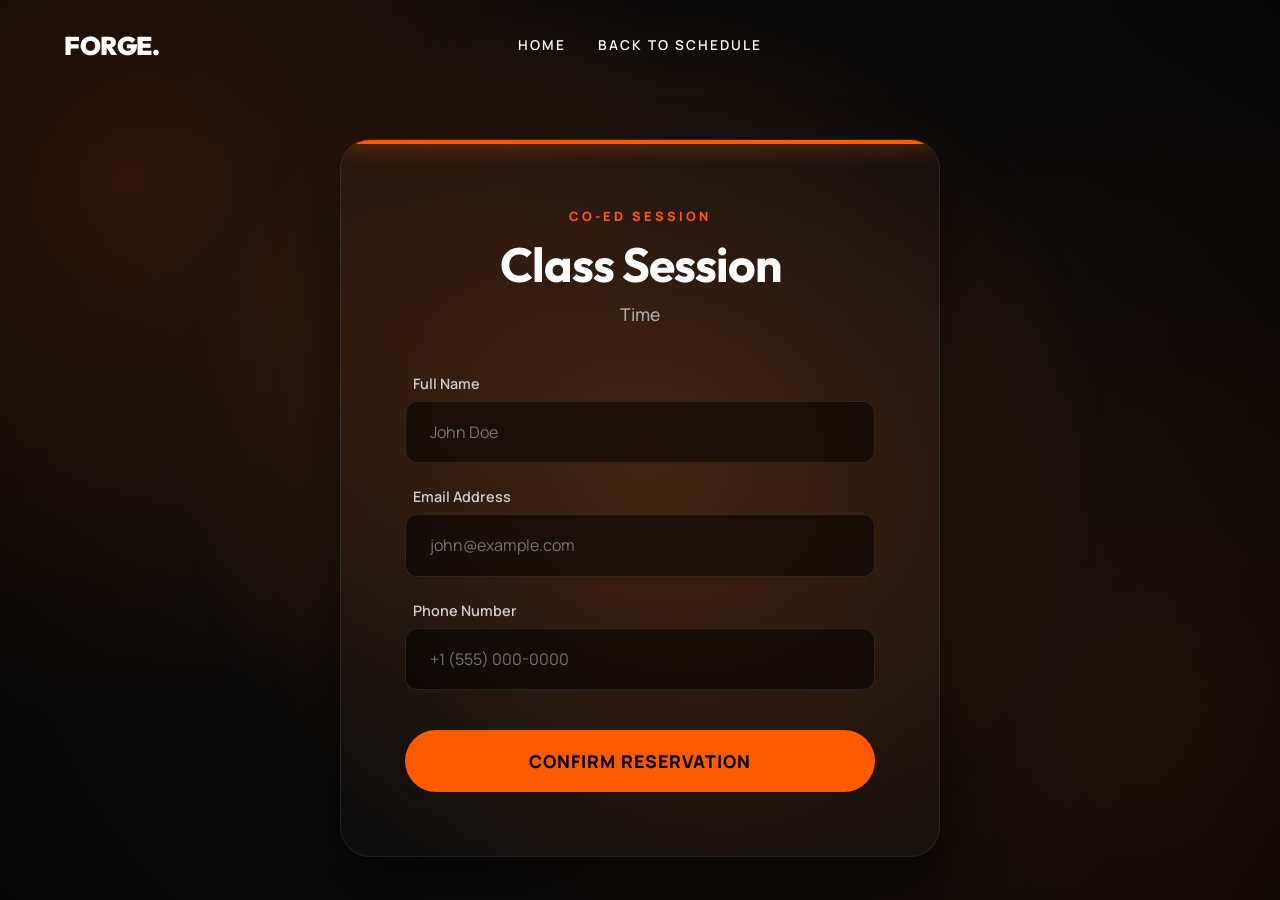
<file: booking.html>
<!DOCTYPE html>
<html lang="en">
<head>
    <meta charset="UTF-8">
    <meta name="viewport" content="width=device-width, initial-scale=1.0">
    <title>Confirm Booking | FORGE</title>
    <link rel="icon" href="assets/icons/favicon.png" type="image/png">
    
    <link rel="preconnect" href="https://fonts.googleapis.com">
    <link rel="preconnect" href="https://fonts.gstatic.com" crossorigin>
    <link href="https://fonts.googleapis.com/css2?family=Manrope:wght@300;400;600;800&family=Outfit:wght@500;700;900&display=swap" rel="stylesheet">
    
    <link rel="stylesheet" href="css/style.css">
    <link rel="stylesheet" href="css/booking.css">
    
    <script src="https://cdnjs.cloudflare.com/ajax/libs/gsap/3.12.2/gsap.min.js"></script>
</head>
<body class="booking-page">

    <header class="main-header">
        <div class="logo">FORGE.</div>
        <nav class="nav-links">
            <a href="index.html">Home</a>
            <a href="schedule.html">Back to Schedule</a>
        </nav>
    </header>

    <div class="dynamic-bg"></div>

    <main class="booking-main">
        <div class="booking-container glass-card">
            <!-- Dynamic Header -->
            <div class="booking-header">
                <span class="theme-indicator" id="theme-label">CLASS BOOKING</span>
                <h1 id="class-title">Class Name</h1>
                <p id="class-time">Time</p>
            </div>

            <form id="booking-form" class="booking-form">
                <div class="input-group">
                    <label>Full Name</label>
                    <input type="text" placeholder="John Doe" required>
                </div>
                <div class="input-group">
                    <label>Email Address</label>
                    <input type="email" placeholder="john@example.com" required>
                </div>
                <div class="input-group">
                    <label>Phone Number</label>
                    <input type="tel" placeholder="+1 (555) 000-0000" required>
                </div>
                <button type="submit" class="btn-submit">Confirm Reservation</button>
            </form>

            <!-- Success Message (Hidden by default) -->
            <div id="success-msg" class="success-msg" style="display: none;">
                <h2>Reservation Confirmed!</h2>
                <p>We've saved your spot. A confirmation email is on its way.</p>
                <a href="schedule.html" class="btn-submit" style="display:inline-block; text-align:center; margin-top: 2rem;">Back to Schedule</a>
            </div>
        </div>
    </main>
    <script src="js/booking.js"></script>
</body>
</html>
</file>
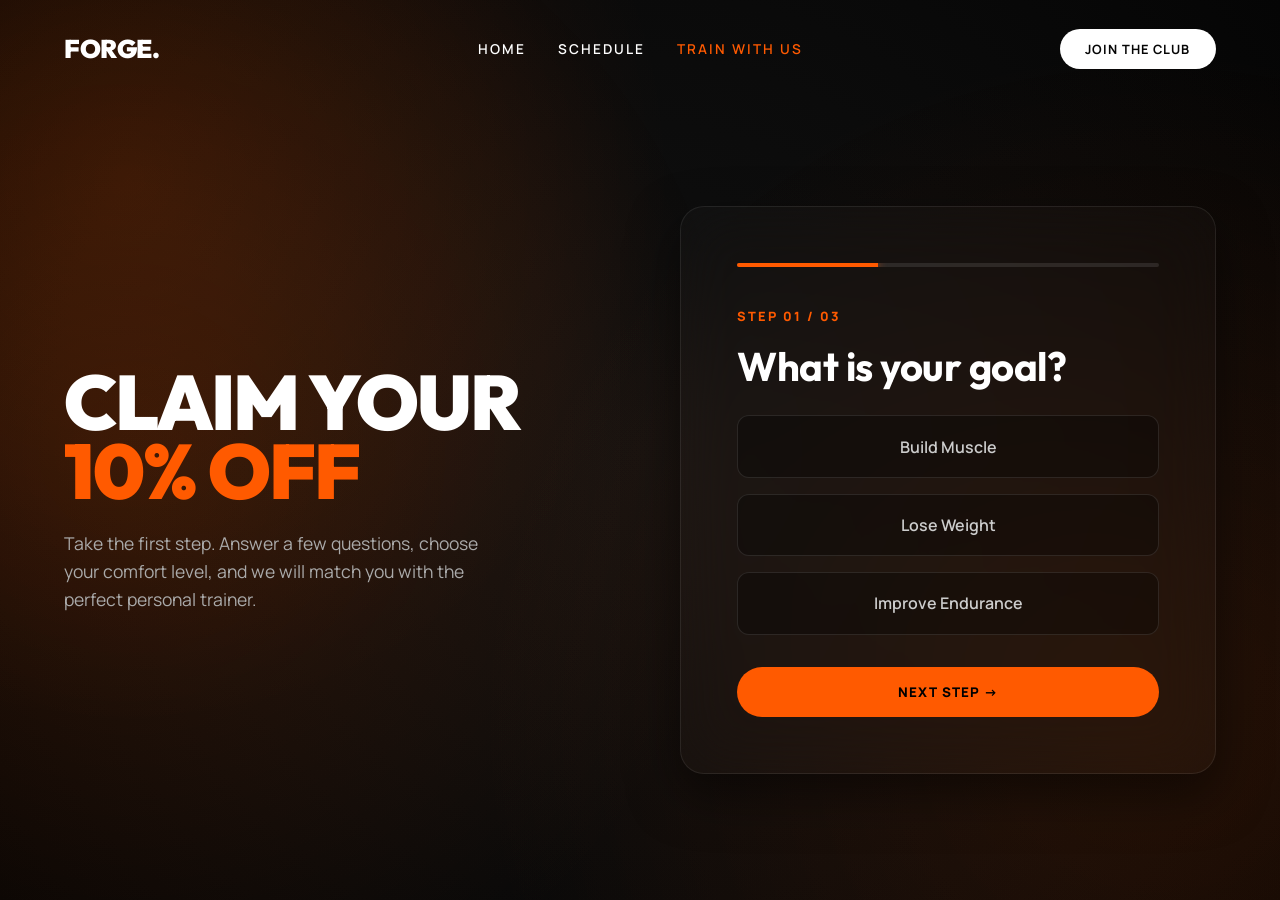
<file: contact.html>
<!DOCTYPE html>
<html lang="en">
<head>
    <meta charset="UTF-8">
    <meta name="viewport" content="width=device-width, initial-scale=1.0">
    <title>Train With Us | FORGE</title>
    <link rel="icon" href="assets/icons/favicon.png" type="image/png">
    
    <link rel="preconnect" href="https://fonts.googleapis.com">
    <link rel="preconnect" href="https://fonts.gstatic.com" crossorigin>
    <link href="https://fonts.googleapis.com/css2?family=Manrope:wght@300;400;600;800&family=Outfit:wght@500;700;900&display=swap" rel="stylesheet">
    
    <!-- Load Global and Contact CSS -->
    <link rel="stylesheet" href="css/style.css">
    <link rel="stylesheet" href="css/contact.css">
    
    <script src="https://cdnjs.cloudflare.com/ajax/libs/gsap/3.12.2/gsap.min.js"></script>
</head>
<body class="contact-page">

    <!-- STICKY HEADER -->
    <header class="main-header" id="header">
        <div class="logo">FORGE.</div>
        <nav class="nav-links">
            <a href="index.html">Home</a>
            <a href="schedule.html">Schedule</a>
            <a href="contact.html" style="color: var(--primary-orange);">Train with us</a>
        </nav>
        <a href="contact.html" class="btn-login">Join the Club</a>
    </header>

    <main class="contact-main">
        <div class="contact-container">
            
            <!-- Left Text -->
            <div class="contact-text">
                <h1 class="hero-title">CLAIM YOUR <br><span>10% OFF</span></h1>
                <p>Take the first step. Answer a few questions, choose your comfort level, and we will match you with the perfect personal trainer.</p>
            </div>

            <!-- Right Form -->
            <div class="form-wrapper">
                <div class="progress-bar">
                    <div class="progress" id="progress"></div>
                </div>

                <form id="multi-step-form">
                    <!-- STEP 1: GOALS -->
                    <div class="form-step active" id="step-1">
                        <span class="step-indicator">Step 01 / 03</span>
                        <h2>What is your goal?</h2>
                        
                        <div class="options-grid">
                            <label class="option-card">
                                <input type="radio" name="goal" value="muscle" required>
                                <span>Build Muscle</span>
                            </label>
                            <label class="option-card">
                                <input type="radio" name="goal" value="weight">
                                <span>Lose Weight</span>
                            </label>
                            <label class="option-card">
                                <input type="radio" name="goal" value="endurance">
                                <span>Improve Endurance</span>
                            </label>
                        </div>
                        
                        <div class="btn-row">
                            <button type="button" class="btn-primary next-btn" style="width: 100%;">Next Step →</button>
                        </div>
                    </div>

                    <!-- STEP 2: TRAINER PREFERENCE -->
                    <div class="form-step" id="step-2">
                        <span class="step-indicator">Step 02 / 03</span>
                        <h2>Trainer Preference</h2>
                        <p style="color: #aaa; margin-bottom: 1.5rem;">Choose who you feel most comfortable training with.</p>
                        
                        <div class="trainer-grid">
                            <label class="trainer-card">
                                <input type="radio" name="trainer" value="male" required>
                                <img src="assets/images/male-trainer.jpg" alt="Male Trainer">
                                <span>Male Trainer</span>
                            </label>
                            <label class="trainer-card">
                                <input type="radio" name="trainer" value="female">
                                <img src="assets/images/female-trainer.jpg" alt="Female Trainer">
                                <span>Female Trainer</span>
                            </label>
                        </div>
                        
                        <div class="btn-row">
                            <button type="button" class="btn-secondary prev-btn">← Back</button>
                            <button type="button" class="btn-primary next-btn">Next Step →</button>
                        </div>
                    </div>

                    <!-- STEP 3: EMAIL -->
                    <div class="form-step" id="step-3">
                        <span class="step-indicator">Step 03 / 03</span>
                        <h2>Almost there.</h2>
                        <p style="color: #aaa; margin-bottom: 1.5rem;">Enter your email to receive your 10% OFF code and book your free session.</p>
                        
                        <input type="email" name="email" placeholder="you@email.com" required class="email-input">
                        
                        <div class="btn-row">
                            <button type="button" class="btn-secondary prev-btn">← Back</button>
                            <button type="submit" class="btn-primary">Claim Offer</button>
                        </div>
                    </div>
                </form>

                <!-- SUCCESS MESSAGE -->
                <div id="success-message">
                    <h2>YOU'RE IN!</h2>
                    <p style="color: #aaa; margin-top: 1rem;">Your 10% OFF code is:</p>
                    <div class="promo-code">FORGE10</div>
                    <p style="color: #aaa;">Our team will contact you shortly to schedule your free session.</p>
                </div>
            </div>

        </div>
    </main>
  
    <script src="js/form.js"></script>
</body>
</html>
</file>
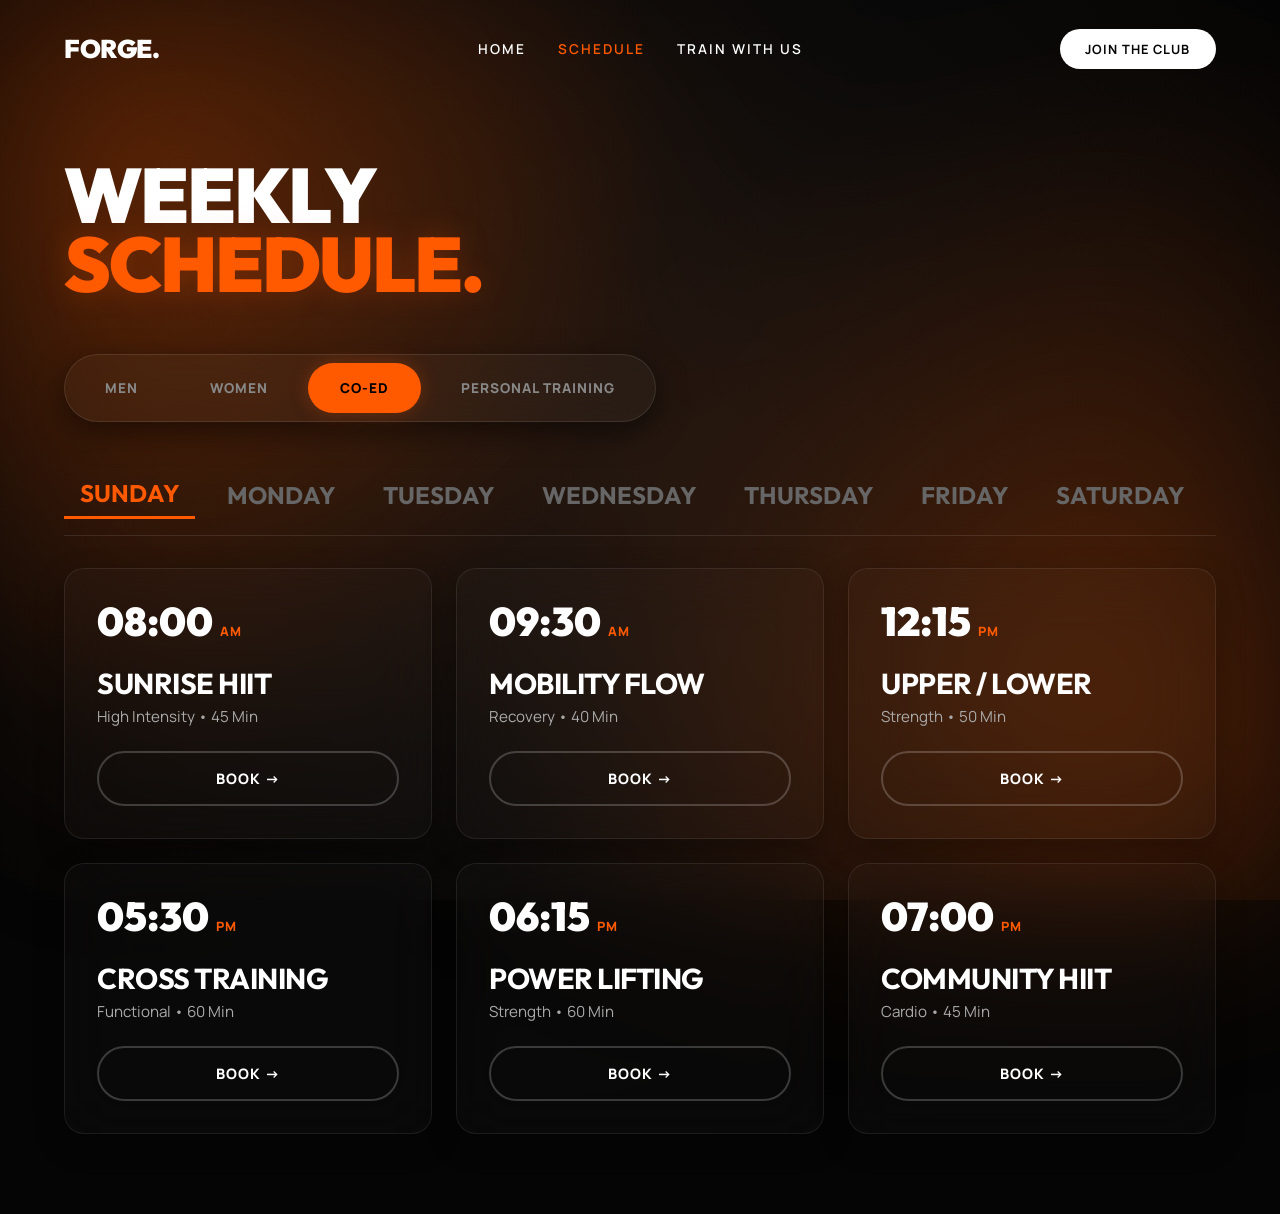
<file: schedule.html>
<!DOCTYPE html>
<html lang="en">
<head>
    <meta charset="UTF-8">
    <meta name="viewport" content="width=device-width, initial-scale=1.0">
    <title>Weekly Schedule | FORGE</title>
    <link rel="icon" href="assets/icons/favicon.png" type="image/png">
    
    <link rel="preconnect" href="https://fonts.googleapis.com">
    <link rel="preconnect" href="https://fonts.gstatic.com" crossorigin>
    <link href="https://fonts.googleapis.com/css2?family=Manrope:wght@300;400;600;800&family=Outfit:wght@500;700;900&display=swap" rel="stylesheet">
    
    <link rel="stylesheet" href="css/style.css">
    <link rel="stylesheet" href="css/schedule.css">
    
    <script src="https://cdnjs.cloudflare.com/ajax/libs/gsap/3.12.2/gsap.min.js"></script>
</head>
<body class="schedule-page coed-theme">

    <!-- STICKY HEADER -->
    <header class="main-header" id="header">
        <div class="logo">FORGE.</div>
        <nav class="nav-links">
            <a href="index.html">Home</a>
            <a href="schedule.html" style="color: var(--accent-color);">Schedule</a>
            <a href="contact.html">Train with us</a>
        </nav>
        <a href="contact.html" class="btn-login">Join the Club</a>
    </header>

    <div class="dynamic-bg"></div>

    <main class="schedule-main">
        <div class="schedule-header">
            <h1 class="hero-title">WEEKLY <br><span>SCHEDULE.</span></h1>
            
            <!-- MAIN TABS -->
            <div class="schedule-tabs">
                <button class="tab-btn" data-target="men">MEN</button>
                <button class="tab-btn" data-target="women">WOMEN</button>
                <button class="tab-btn active" data-target="coed">CO-ED</button>
                <button class="tab-btn" data-target="personal">PERSONAL TRAINING</button>
            </div>
        </div>

        <div class="schedule-content">
            
            <!-- ==================== CO-ED SCHEDULE ==================== -->
            <div class="schedule-grid" id="coed" style="display: block;">
                <div class="day-tabs">
                    <button class="day-btn active" data-day="coed-sun">Sunday</button>
                    <button class="day-btn" data-day="coed-mon">Monday</button>
                    <button class="day-btn" data-day="coed-tue">Tuesday</button>
                    <button class="day-btn" data-day="coed-wed">Wednesday</button>
                    <button class="day-btn" data-day="coed-thu">Thursday</button>
                    <button class="day-btn" data-day="coed-fri">Friday</button>
                    <button class="day-btn" data-day="coed-sat">Saturday</button>
                </div>

                <!-- Co-Ed Sunday -->
                <div class="day-content active" id="coed-sun">
                    <div class="class-cards-grid">
                        <div class="schedule-card glass-card"><div class="time">08:00 <span>AM</span></div><div class="class-info"><h3>SUNRISE HIIT</h3><p>High Intensity • 45 Min</p></div><button class="book-btn" data-class="Sunrise HIIT" data-time="Sunday 08:00 AM">Book →</button></div>
                        <div class="schedule-card glass-card"><div class="time">09:30 <span>AM</span></div><div class="class-info"><h3>MOBILITY FLOW</h3><p>Recovery • 40 Min</p></div><button class="book-btn" data-class="Mobility Flow" data-time="Sunday 09:30 AM">Book →</button></div>
                        <div class="schedule-card glass-card"><div class="time">12:15 <span>PM</span></div><div class="class-info"><h3>UPPER / LOWER</h3><p>Strength • 50 Min</p></div><button class="book-btn" data-class="Upper / Lower" data-time="Sunday 12:15 PM">Book →</button></div>
                        <div class="schedule-card glass-card"><div class="time">05:30 <span>PM</span></div><div class="class-info"><h3>CROSS TRAINING</h3><p>Functional • 60 Min</p></div><button class="book-btn" data-class="Cross Training" data-time="Sunday 05:30 PM">Book →</button></div>
                        <div class="schedule-card glass-card"><div class="time">06:15 <span>PM</span></div><div class="class-info"><h3>POWER LIFTING</h3><p>Strength • 60 Min</p></div><button class="book-btn" data-class="Power Lifting" data-time="Sunday 06:15 PM">Book →</button></div>
                        <div class="schedule-card glass-card"><div class="time">07:00 <span>PM</span></div><div class="class-info"><h3>COMMUNITY HIIT</h3><p>Cardio • 45 Min</p></div><button class="book-btn" data-class="Community HIIT" data-time="Sunday 07:00 PM">Book →</button></div>
                    </div>
                </div>

                <!-- Co-Ed Monday -->
                <div class="day-content" id="coed-mon" style="display: none;">
                    <div class="class-cards-grid">
                        <div class="schedule-card glass-card"><div class="time">07:00 <span>AM</span></div><div class="class-info"><h3>MORNING MOBILITY</h3><p>Recovery • 40 Min</p></div><button class="book-btn" data-class="Morning Mobility" data-time="Monday 07:00 AM">Book →</button></div>
                        <div class="schedule-card glass-card"><div class="time">09:00 <span>AM</span></div><div class="class-info"><h3>SPIN & SWEAT</h3><p>Cardio • 45 Min</p></div><button class="book-btn" data-class="Spin & Sweat" data-time="Monday 09:00 AM">Book →</button></div>
                        <div class="schedule-card glass-card"><div class="time">12:00 <span>PM</span></div><div class="class-info"><h3>CORE CRUSHER</h3><p>Abs & Core • 30 Min</p></div><button class="book-btn" data-class="Core Crusher" data-time="Monday 12:00 PM">Book →</button></div>
                        <div class="schedule-card glass-card"><div class="time">05:00 <span>PM</span></div><div class="class-info"><h3>OLYMPIC LIFTING</h3><p>Strength • 75 Min</p></div><button class="book-btn" data-class="Olympic Lifting" data-time="Monday 05:00 PM">Book →</button></div>
                        <div class="schedule-card glass-card"><div class="time">06:00 <span>PM</span></div><div class="class-info"><h3>AFTER HOURS</h3><p>Total Body • 60 Min</p></div><button class="book-btn" data-class="After Hours" data-time="Monday 06:00 PM">Book →</button></div>
                        <div class="schedule-card glass-card"><div class="time">07:30 <span>PM</span></div><div class="class-info"><h3>YOGA SCULPT</h3><p>Flexibility • 50 Min</p></div><button class="book-btn" data-class="Yoga Sculpt" data-time="Monday 07:30 PM">Book →</button></div>
                    </div>
                </div>

                <!-- Co-Ed Tuesday -->
                <div class="day-content" id="coed-tue" style="display: none;">
                    <div class="class-cards-grid">
                        <div class="schedule-card glass-card"><div class="time">06:30 <span>AM</span></div><div class="class-info"><h3>ENGINE ROOM</h3><p>Conditioning • 45 Min</p></div><button class="book-btn" data-class="Engine Room" data-time="Tuesday 06:30 AM">Book →</button></div>
                        <div class="schedule-card glass-card"><div class="time">08:30 <span>AM</span></div><div class="class-info"><h3>KETTLEBELL BURN</h3><p>Strength • 45 Min</p></div><button class="book-btn" data-class="Kettlebell Burn" data-time="Tuesday 08:30 AM">Book →</button></div>
                        <div class="schedule-card glass-card"><div class="time">12:00 <span>PM</span></div><div class="class-info"><h3>EXPRESS ABS</h3><p>Core • 30 Min</p></div><button class="book-btn" data-class="Express Abs" data-time="Tuesday 12:00 PM">Book →</button></div>
                        <div class="schedule-card glass-card"><div class="time">05:30 <span>PM</span></div><div class="class-info"><h3>BOXING FUNDAMENTALS</h3><p>Combat • 60 Min</p></div><button class="book-btn" data-class="Boxing Fundamentals" data-time="Tuesday 05:30 PM">Book →</button></div>
                        <div class="schedule-card glass-card"><div class="time">06:30 <span>PM</span></div><div class="class-info"><h3>TOTAL BODY PUMP</h3><p>Strength • 50 Min</p></div><button class="book-btn" data-class="Total Body Pump" data-time="Tuesday 06:30 PM">Book →</button></div>
                        <div class="schedule-card glass-card"><div class="time">07:30 <span>PM</span></div><div class="class-info"><h3>DEEP STRETCH</h3><p>Recovery • 45 Min</p></div><button class="book-btn" data-class="Deep Stretch" data-time="Tuesday 07:30 PM">Book →</button></div>
                    </div>
                </div>

                <!-- Co-Ed Wednesday -->
                <div class="day-content" id="coed-wed" style="display: none;">
                    <div class="class-cards-grid">
                        <div class="schedule-card glass-card"><div class="time">06:00 <span>AM</span></div><div class="class-info"><h3>DAWN PATROL</h3><p>Cardio • 45 Min</p></div><button class="book-btn" data-class="Dawn Patrol" data-time="Wednesday 06:00 AM">Book →</button></div>
                        <div class="schedule-card glass-card"><div class="time">08:00 <span>AM</span></div><div class="class-info"><h3>FUNCTIONAL FIT</h3><p>Functional • 50 Min</p></div><button class="book-btn" data-class="Functional Fit" data-time="Wednesday 08:00 AM">Book →</button></div>
                        <div class="schedule-card glass-card"><div class="time">12:15 <span>PM</span></div><div class="class-info"><h3>MIDDAY RESET</h3><p>Mobility • 40 Min</p></div><button class="book-btn" data-class="Midday Reset" data-time="Wednesday 12:15 PM">Book →</button></div>
                        <div class="schedule-card glass-card"><div class="time">05:00 <span>PM</span></div><div class="class-info"><h3>HIIT & RUN</h3><p>Cardio • 45 Min</p></div><button class="book-btn" data-class="HIIT & Run" data-time="Wednesday 05:00 PM">Book →</button></div>
                        <div class="schedule-card glass-card"><div class="time">06:00 <span>PM</span></div><div class="class-info"><h3>IRON FOUNDATIONS</h3><p>Strength • 60 Min</p></div><button class="book-btn" data-class="Iron Foundations" data-time="Wednesday 06:00 PM">Book →</button></div>
                        <div class="schedule-card glass-card"><div class="time">07:30 <span>PM</span></div><div class="class-info"><h3>ZUMBA</h3><p>Dance • 60 Min</p></div><button class="book-btn" data-class="Zumba" data-time="Wednesday 07:30 PM">Book →</button></div>
                    </div>
                </div>

                <!-- Co-Ed Thursday -->
                <div class="day-content" id="coed-thu" style="display: none;">
                    <div class="class-cards-grid">
                        <div class="schedule-card glass-card"><div class="time">07:00 <span>AM</span></div><div class="class-info"><h3>SUNUP SPIN</h3><p>Cardio • 45 Min</p></div><button class="book-btn" data-class="Sunup Spin" data-time="Thursday 07:00 AM">Book →</button></div>
                        <div class="schedule-card glass-card"><div class="time">09:00 <span>AM</span></div><div class="class-info"><h3>GLUTES & LEGS</h3><p>Lower Body • 50 Min</p></div><button class="book-btn" data-class="Glutes & Legs" data-time="Thursday 09:00 AM">Book →</button></div>
                        <div class="schedule-card glass-card"><div class="time">12:00 <span>PM</span></div><div class="class-info"><h3>LUNCHTIME LIFT</h3><p>Strength • 45 Min</p></div><button class="book-btn" data-class="Lunchtime Lift" data-time="Thursday 12:00 PM">Book →</button></div>
                        <div class="schedule-card glass-card"><div class="time">05:30 <span>PM</span></div><div class="class-info"><h3>COMBAT FIT</h3><p>Boxing • 45 Min</p></div><button class="book-btn" data-class="Combat Fit" data-time="Thursday 05:30 PM">Book →</button></div>
                        <div class="schedule-card glass-card"><div class="time">06:30 <span>PM</span></div><div class="class-info"><h3>CORE & CARDIO</h3><p>Hybrid • 45 Min</p></div><button class="book-btn" data-class="Core & Cardio" data-time="Thursday 06:30 PM">Book →</button></div>
                        <div class="schedule-card glass-card"><div class="time">08:00 <span>PM</span></div><div class="class-info"><h3>WIND DOWN YOGA</h3><p>Recovery • 60 Min</p></div><button class="book-btn" data-class="Wind Down Yoga" data-time="Thursday 08:00 PM">Book →</button></div>
                    </div>
                </div>

                <!-- Co-Ed Friday -->
                <div class="day-content" id="coed-fri" style="display: none;">
                    <div class="class-cards-grid">
                        <div class="schedule-card glass-card"><div class="time">06:30 <span>AM</span></div><div class="class-info"><h3>TGIF HIIT</h3><p>Cardio • 45 Min</p></div><button class="book-btn" data-class="TGIF HIIT" data-time="Friday 06:30 AM">Book →</button></div>
                        <div class="schedule-card glass-card"><div class="time">08:00 <span>AM</span></div><div class="class-info"><h3>FULL BODY SCULPT</h3><p>Tone • 50 Min</p></div><button class="book-btn" data-class="Full Body Sculpt" data-time="Friday 08:00 AM">Book →</button></div>
                        <div class="schedule-card glass-card"><div class="time">12:00 <span>PM</span></div><div class="class-info"><h3>FAST & FURIOUS</h3><p>Speed • 30 Min</p></div><button class="book-btn" data-class="Fast & Furious" data-time="Friday 12:00 PM">Book →</button></div>
                        <div class="schedule-card glass-card"><div class="time">04:30 <span>PM</span></div><div class="class-info"><h3>POWER HOUR</h3><p>Strength • 60 Min</p></div><button class="book-btn" data-class="Power Hour" data-time="Friday 04:30 PM">Book →</button></div>
                        <div class="schedule-card glass-card"><div class="time">06:00 <span>PM</span></div><div class="class-info"><h3>PARTNER WORKOUT</h3><p>Functional • 60 Min</p></div><button class="book-btn" data-class="Partner Workout" data-time="Friday 06:00 PM">Book →</button></div>
                        <div class="schedule-card glass-card"><div class="time">07:30 <span>PM</span></div><div class="class-info"><h3>OPEN GYM</h3><p>Access • 60 Min</p></div><button class="book-btn" data-class="Open Gym" data-time="Friday 07:30 PM">Book →</button></div>
                    </div>
                </div>

                <!-- Co-Ed Saturday -->
                <div class="day-content" id="coed-sat" style="display: none;">
                    <div class="class-cards-grid">
                        <div class="schedule-card glass-card"><div class="time">08:00 <span>AM</span></div><div class="class-info"><h3>WEEKEND WARRIOR</h3><p>Endurance • 90 Min</p></div><button class="book-btn" data-class="Weekend Warrior" data-time="Saturday 08:00 AM">Book →</button></div>
                        <div class="schedule-card glass-card"><div class="time">09:30 <span>AM</span></div><div class="class-info"><h3>SATURDAY SWEAT</h3><p>HIIT • 45 Min</p></div><button class="book-btn" data-class="Saturday Sweat" data-time="Saturday 09:30 AM">Book →</button></div>
                        <div class="schedule-card glass-card"><div class="time">11:00 <span>AM</span></div><div class="class-info"><h3>HEAVY METAL</h3><p>Powerlifting • 60 Min</p></div><button class="book-btn" data-class="Heavy Metal" data-time="Saturday 11:00 AM">Book →</button></div>
                        <div class="schedule-card glass-card"><div class="time">12:30 <span>PM</span></div><div class="class-info"><h3>CORE CRUSHER</h3><p>Core • 30 Min</p></div><button class="book-btn" data-class="Core Crusher" data-time="Saturday 12:30 PM">Book →</button></div>
                        <div class="schedule-card glass-card"><div class="time">02:00 <span>PM</span></div><div class="class-info"><h3>BOXING SPARRING</h3><p>Combat • 60 Min</p></div><button class="book-btn" data-class="Boxing Sparring" data-time="Saturday 02:00 PM">Book →</button></div>
                        <div class="schedule-card glass-card"><div class="time">04:00 <span>PM</span></div><div class="class-info"><h3>RESTORATIVE FLOW</h3><p>Yoga • 60 Min</p></div><button class="book-btn" data-class="Restorative Flow" data-time="Saturday 04:00 PM">Book →</button></div>
                    </div>
                </div>
            </div>

            <!-- ==================== MEN SCHEDULE ==================== -->
            <div class="schedule-grid" id="men" style="display: none;">
                <div class="day-tabs">
                    <button class="day-btn active" data-day="men-sun">Sunday</button>
                    <button class="day-btn" data-day="men-mon">Monday</button>
                    <button class="day-btn" data-day="men-tue">Tuesday</button>
                    <button class="day-btn" data-day="men-wed">Wednesday</button>
                    <button class="day-btn" data-day="men-thu">Thursday</button>
                    <button class="day-btn" data-day="men-fri">Friday</button>
                    <button class="day-btn" data-day="men-sat">Saturday</button>
                </div>

                <!-- Men Sunday -->
                <div class="day-content active" id="men-sun">
                    <div class="class-cards-grid">
                        <div class="schedule-card glass-card"><div class="time">09:00 <span>AM</span></div><div class="class-info"><h3>IRON FOUNDATIONS</h3><p>Strength • 60 Min</p></div><button class="book-btn" data-class="Iron Foundations" data-time="Sunday 09:00 AM">Book →</button></div>
                        <div class="schedule-card glass-card"><div class="time">11:00 <span>AM</span></div><div class="class-info"><h3>POWER HOUR</h3><p>Strength • 60 Min</p></div><button class="book-btn" data-class="Power Hour" data-time="Sunday 11:00 AM">Book →</button></div>
                        <div class="schedule-card glass-card"><div class="time">01:00 <span>PM</span></div><div class="class-info"><h3>OPEN GYM</h3><p>Access • 120 Min</p></div><button class="book-btn" data-class="Open Gym" data-time="Sunday 01:00 PM">Book →</button></div>
                        <div class="schedule-card glass-card"><div class="time">03:00 <span>PM</span></div><div class="class-info"><h3>MOBILITY</h3><p>Recovery • 45 Min</p></div><button class="book-btn" data-class="Mobility" data-time="Sunday 03:00 PM">Book →</button></div>
                        <div class="schedule-card glass-card"><div class="time">05:30 <span>PM</span></div><div class="class-info"><h3>HEAVY LIFTING</h3><p>Hypertrophy • 75 Min</p></div><button class="book-btn" data-class="Heavy Lifting" data-time="Sunday 05:30 PM">Book →</button></div>
                        <div class="schedule-card glass-card"><div class="time">07:00 <span>PM</span></div><div class="class-info"><h3>EVENING CARDIO</h3><p>Cardio • 45 Min</p></div><button class="book-btn" data-class="Evening Cardio" data-time="Sunday 07:00 PM">Book →</button></div>
                    </div>
                </div>
                <!-- Men Monday -->
                <div class="day-content" id="men-mon" style="display: none;">
                    <div class="class-cards-grid">
                        <div class="schedule-card glass-card"><div class="time">06:30 <span>AM</span></div><div class="class-info"><h3>ENGINE ROOM</h3><p>Power • 45 Min</p></div><button class="book-btn" data-class="Engine Room" data-time="Monday 06:30 AM">Book →</button></div>
                        <div class="schedule-card glass-card"><div class="time">08:30 <span>AM</span></div><div class="class-info"><h3>BODYBUILDING 101</h3><p>Hypertrophy • 60 Min</p></div><button class="book-btn" data-class="Bodybuilding 101" data-time="Monday 08:30 AM">Book →</button></div>
                        <div class="schedule-card glass-card"><div class="time">12:00 <span>PM</span></div><div class="class-info"><h3>EXPRESS LIFT</h3><p>Strength • 30 Min</p></div><button class="book-btn" data-class="Express Lift" data-time="Monday 12:00 PM">Book →</button></div>
                        <div class="schedule-card glass-card"><div class="time">05:00 <span>PM</span></div><div class="class-info"><h3>POWERLIFTING</h3><p>Strength • 60 Min</p></div><button class="book-btn" data-class="Powerlifting" data-time="Monday 05:00 PM">Book →</button></div>
                        <div class="schedule-card glass-card"><div class="time">06:30 <span>PM</span></div><div class="class-info"><h3>COMBAT FIT</h3><p>Boxing • 45 Min</p></div><button class="book-btn" data-class="Combat Fit" data-time="Monday 06:30 PM">Book →</button></div>
                        <div class="schedule-card glass-card"><div class="time">07:30 <span>PM</span></div><div class="class-info"><h3>CORE & STRETCH</h3><p>Recovery • 40 Min</p></div><button class="book-btn" data-class="Core & Stretch" data-time="Monday 07:30 PM">Book →</button></div>
                    </div>
                </div>
                <!-- Men Tuesday -->
                <div class="day-content" id="men-tue" style="display: none;">
                    <div class="class-cards-grid">
                        <div class="schedule-card glass-card"><div class="time">07:00 <span>AM</span></div><div class="class-info"><h3>DEADLIFT FOCUS</h3><p>Strength • 60 Min</p></div><button class="book-btn" data-class="Deadlift Focus" data-time="Tuesday 07:00 AM">Book →</button></div>
                        <div class="schedule-card glass-card"><div class="time">09:00 <span>AM</span></div><div class="class-info"><h3>UPPER BODY PUMP</h3><p>Hypertrophy • 50 Min</p></div><button class="book-btn" data-class="Upper Body Pump" data-time="Tuesday 09:00 AM">Book →</button></div>
                        <div class="schedule-card glass-card"><div class="time">12:30 <span>PM</span></div><div class="class-info"><h3>KETTLEBELL SWINGS</h3><p>Functional • 30 Min</p></div><button class="book-btn" data-class="Kettlebell Swings" data-time="Tuesday 12:30 PM">Book →</button></div>
                        <div class="schedule-card glass-card"><div class="time">05:30 <span>PM</span></div><div class="class-info"><h3>MMA BASICS</h3><p>Combat • 60 Min</p></div><button class="book-btn" data-class="MMA Basics" data-time="Tuesday 05:30 PM">Book →</button></div>
                        <div class="schedule-card glass-card"><div class="time">06:30 <span>PM</span></div><div class="class-info"><h3>TRICEPS & CHEST</h3><p>Isolation • 45 Min</p></div><button class="book-btn" data-class="Triceps & Chest" data-time="Tuesday 06:30 PM">Book →</button></div>
                        <div class="schedule-card glass-card"><div class="time">08:00 <span>PM</span></div><div class="class-info"><h3>DEEP STRETCH</h3><p>Recovery • 45 Min</p></div><button class="book-btn" data-class="Deep Stretch" data-time="Tuesday 08:00 PM">Book →</button></div>
                    </div>
                </div>
                <!-- Men Wednesday -->
                <div class="day-content" id="men-wed" style="display: none;">
                    <div class="class-cards-grid">
                        <div class="schedule-card glass-card"><div class="time">06:00 <span>AM</span></div><div class="class-info"><h3>BENCH PRESS CLUB</h3><p>Strength • 60 Min</p></div><button class="book-btn" data-class="Bench Press Club" data-time="Wednesday 06:00 AM">Book →</button></div>
                        <div class="schedule-card glass-card"><div class="time">08:00 <span>AM</span></div><div class="class-info"><h3>ARM DAY</h3><p>Hypertrophy • 45 Min</p></div><button class="book-btn" data-class="Arm Day" data-time="Wednesday 08:00 AM">Book →</button></div>
                        <div class="schedule-card glass-card"><div class="time">12:15 <span>PM</span></div><div class="class-info"><h3>HIIT FOR MEN</h3><p>Cardio • 30 Min</p></div><button class="book-btn" data-class="HIIT for Men" data-time="Wednesday 12:15 PM">Book →</button></div>
                        <div class="schedule-card glass-card"><div class="time">05:00 <span>PM</span></div><div class="class-info"><h3>FUNCTIONAL STRENGTH</h3><p>Functional • 50 Min</p></div><button class="book-btn" data-class="Functional Strength" data-time="Wednesday 05:00 PM">Book →</button></div>
                        <div class="schedule-card glass-card"><div class="time">06:00 <span>PM</span></div><div class="class-info"><h3>SPARRING</h3><p>Boxing • 60 Min</p></div><button class="book-btn" data-class="Sparring" data-time="Wednesday 06:00 PM">Book →</button></div>
                        <div class="schedule-card glass-card"><div class="time">07:30 <span>PM</span></div><div class="class-info"><h3>RECOVERY FLOW</h3><p>Mobility • 45 Min</p></div><button class="book-btn" data-class="Recovery Flow" data-time="Wednesday 07:30 PM">Book →</button></div>
                    </div>
                </div>
                <!-- Men Thursday -->
                <div class="day-content" id="men-thu" style="display: none;">
                    <div class="class-cards-grid">
                        <div class="schedule-card glass-card"><div class="time">07:00 <span>AM</span></div><div class="class-info"><h3>BACK & BICEPS</h3><p>Strength • 60 Min</p></div><button class="book-btn" data-class="Back & Biceps" data-time="Thursday 07:00 AM">Book →</button></div>
                        <div class="schedule-card glass-card"><div class="time">09:00 <span>AM</span></div><div class="class-info"><h3>LEG DAY DESTROYER</h3><p>Lower Body • 75 Min</p></div><button class="book-btn" data-class="Leg Day Destroyer" data-time="Thursday 09:00 AM">Book →</button></div>
                        <div class="schedule-card glass-card"><div class="time">12:00 <span>PM</span></div><div class="class-info"><h3>CORE STRENGTH</h3><p>Core • 30 Min</p></div><button class="book-btn" data-class="Core Strength" data-time="Thursday 12:00 PM">Book →</button></div>
                        <div class="schedule-card glass-card"><div class="time">05:30 <span>PM</span></div><div class="class-info"><h3>OLYMPIC LIFTING</h3><p>Power • 60 Min</p></div><button class="book-btn" data-class="Olympic Lifting" data-time="Thursday 05:30 PM">Book →</button></div>
                        <div class="schedule-card glass-card"><div class="time">06:30 <span>PM</span></div><div class="class-info"><h3>BOXING DRILLS</h3><p>Combat • 45 Min</p></div><button class="book-btn" data-class="Boxing Drills" data-time="Thursday 06:30 PM">Book →</button></div>
                        <div class="schedule-card glass-card"><div class="time">08:00 <span>PM</span></div><div class="class-info"><h3>SAUNA & STRETCH</h3><p>Recovery • 60 Min</p></div><button class="book-btn" data-class="Sauna & Stretch" data-time="Thursday 08:00 PM">Book →</button></div>
                    </div>
                </div>
                <!-- Men Friday -->
                <div class="day-content" id="men-fri" style="display: none;">
                    <div class="class-cards-grid">
                        <div class="schedule-card glass-card"><div class="time">06:30 <span>AM</span></div><div class="class-info"><h3>FULL BODY POWER</h3><p>Strength • 60 Min</p></div><button class="book-btn" data-class="Full Body Power" data-time="Friday 06:30 AM">Book →</button></div>
                        <div class="schedule-card glass-card"><div class="time">08:30 <span>AM</span></div><div class="class-info"><h3>SHOULDER SCULPT</h3><p>Isolation • 45 Min</p></div><button class="book-btn" data-class="Shoulder Sculpt" data-time="Friday 08:30 AM">Book →</button></div>
                        <div class="schedule-card glass-card"><div class="time">12:00 <span>PM</span></div><div class="class-info"><h3>SPRINT INTERVALS</h3><p>Cardio • 30 Min</p></div><button class="book-btn" data-class="Sprint Intervals" data-time="Friday 12:00 PM">Book →</button></div>
                        <div class="schedule-card glass-card"><div class="time">05:00 <span>PM</span></div><div class="class-info"><h3>CROSSFIT WOD</h3><p>Functional • 60 Min</p></div><button class="book-btn" data-class="CrossFit WOD" data-time="Friday 05:00 PM">Book →</button></div>
                        <div class="schedule-card glass-card"><div class="time">06:15 <span>PM</span></div><div class="class-info"><h3>COMBAT CONDITIONING</h3><p>Combat • 45 Min</p></div><button class="book-btn" data-class="Combat Conditioning" data-time="Friday 06:15 PM">Book →</button></div>
                        <div class="schedule-card glass-card"><div class="time">07:30 <span>PM</span></div><div class="class-info"><h3>WEEKEND PREP MOBILITY</h3><p>Recovery • 45 Min</p></div><button class="book-btn" data-class="Weekend Prep Mobility" data-time="Friday 07:30 PM">Book →</button></div>
                    </div>
                </div>
                <!-- Men Saturday -->
                <div class="day-content" id="men-sat" style="display: none;">
                    <div class="class-cards-grid">
                        <div class="schedule-card glass-card"><div class="time">08:00 <span>AM</span></div><div class="class-info"><h3>OPEN GYM</h3><p>Access • 120 Min</p></div><button class="book-btn" data-class="Open Gym" data-time="Saturday 08:00 AM">Book →</button></div>
                        <div class="schedule-card glass-card"><div class="time">10:00 <span>AM</span></div><div class="class-info"><h3>STRONGMAN TRAINING</h3><p>Power • 60 Min</p></div><button class="book-btn" data-class="Strongman Training" data-time="Saturday 10:00 AM">Book →</button></div>
                        <div class="schedule-card glass-card"><div class="time">12:00 <span>PM</span></div><div class="class-info"><h3>MUSCLE ENDURANCE</h3><p>Conditioning • 50 Min</p></div><button class="book-btn" data-class="Muscle Endurance" data-time="Saturday 12:00 PM">Book →</button></div>
                        <div class="schedule-card glass-card"><div class="time">02:00 <span>PM</span></div><div class="class-info"><h3>CALISTHENICS</h3><p>Bodyweight • 45 Min</p></div><button class="book-btn" data-class="Calisthenics" data-time="Saturday 02:00 PM">Book →</button></div>
                        <div class="schedule-card glass-card"><div class="time">04:00 <span>PM</span></div><div class="class-info"><h3>POWER CLEANS</h3><p>Olympic • 60 Min</p></div><button class="book-btn" data-class="Power Cleans" data-time="Saturday 04:00 PM">Book →</button></div>
                        <div class="schedule-card glass-card"><div class="time">05:30 <span>PM</span></div><div class="class-info"><h3>ENDURANCE RUN</h3><p>Cardio • 45 Min</p></div><button class="book-btn" data-class="Endurance Run" data-time="Saturday 05:30 PM">Book →</button></div>
                    </div>
                </div>
            </div>

            <!-- ==================== WOMEN SCHEDULE ==================== -->
            <div class="schedule-grid" id="women" style="display: none;">
                <div class="day-tabs">
                    <button class="day-btn active" data-day="women-sun">Sunday</button>
                    <button class="day-btn" data-day="women-mon">Monday</button>
                    <button class="day-btn" data-day="women-tue">Tuesday</button>
                    <button class="day-btn" data-day="women-wed">Wednesday</button>
                    <button class="day-btn" data-day="women-thu">Thursday</button>
                    <button class="day-btn" data-day="women-fri">Friday</button>
                    <button class="day-btn" data-day="women-sat">Saturday</button>
                </div>

                <!-- Women Sunday -->
                <div class="day-content active" id="women-sun">
                    <div class="class-cards-grid">
                        <div class="schedule-card glass-card"><div class="time">08:00 <span>AM</span></div><div class="class-info"><h3>MORNING YOGA</h3><p>Recovery • 60 Min</p></div><button class="book-btn" data-class="Morning Yoga" data-time="Sunday 08:00 AM">Book →</button></div>
                        <div class="schedule-card glass-card"><div class="time">10:00 <span>AM</span></div><div class="class-info"><h3>YOGA FLOW</h3><p>Recovery • 60 Min</p></div><button class="book-btn" data-class="Yoga Flow" data-time="Sunday 10:00 AM">Book →</button></div>
                        <div class="schedule-card glass-card"><div class="time">12:30 <span>PM</span></div><div class="class-info"><h3>PILATES CORE</h3><p>Mat Pilates • 45 Min</p></div><button class="book-btn" data-class="Pilates Core" data-time="Sunday 12:30 PM">Book →</button></div>
                        <div class="schedule-card glass-card"><div class="time">02:00 <span>PM</span></div><div class="class-info"><h3>STRETCH & RELAX</h3><p>Recovery • 45 Min</p></div><button class="book-btn" data-class="Stretch & Relax" data-time="Sunday 02:00 PM">Book →</button></div>
                        <div class="schedule-card glass-card"><div class="time">04:00 <span>PM</span></div><div class="class-info"><h3>BARRE SCULPT</h3><p>Tone • 50 Min</p></div><button class="book-btn" data-class="Barre Sculpt" data-time="Sunday 04:00 PM">Book →</button></div>
                        <div class="schedule-card glass-card"><div class="time">06:00 <span>PM</span></div><div class="class-info"><h3>EVENING FLOW</h3><p>Yoga • 60 Min</p></div><button class="book-btn" data-class="Evening Flow" data-time="Sunday 06:00 PM">Book →</button></div>
                    </div>
                </div>
                <!-- Women Monday -->
                <div class="day-content" id="women-mon" style="display: none;">
                    <div class="class-cards-grid">
                        <div class="schedule-card glass-card"><div class="time">07:00 <span>AM</span></div><div class="class-info"><h3>SCULPT & TONE</h3><p>Full Body • 50 Min</p></div><button class="book-btn" data-class="Sculpt & Tone" data-time="Monday 07:00 AM">Book →</button></div>
                        <div class="schedule-card glass-card"><div class="time">09:00 <span>AM</span></div><div class="class-info"><h3>GLUTE FOCUS</h3><p>Lower Body • 45 Min</p></div><button class="book-btn" data-class="Glute Focus" data-time="Monday 09:00 AM">Book →</button></div>
                        <div class="schedule-card glass-card"><div class="time">11:30 <span>AM</span></div><div class="class-info"><h3>ARM & ABS</h3><p>Upper Body • 40 Min</p></div><button class="book-btn" data-class="Arm & Abs" data-time="Monday 11:30 AM">Book →</button></div>
                        <div class="schedule-card glass-card"><div class="time">05:00 <span>PM</span></div><div class="class-info"><h3>DANCE CARDIO</h3><p>Zumba • 60 Min</p></div><button class="book-btn" data-class="Dance Cardio" data-time="Monday 05:00 PM">Book →</button></div>
                        <div class="schedule-card glass-card"><div class="time">06:00 <span>PM</span></div><div class="class-info"><h3>CORE & MOBILITY</h3><p>Recovery • 40 Min</p></div><button class="book-btn" data-class="Core & Mobility" data-time="Monday 06:00 PM">Book →</button></div>
                        <div class="schedule-card glass-card"><div class="time">07:30 <span>PM</span></div><div class="class-info"><h3>WIND DOWN</h3><p>Yoga • 45 Min</p></div><button class="book-btn" data-class="Wind Down" data-time="Monday 07:30 PM">Book →</button></div>
                    </div>
                </div>
                <!-- Women Tuesday -->
                <div class="day-content" id="women-tue" style="display: none;">
                    <div class="class-cards-grid">
                        <div class="schedule-card glass-card"><div class="time">06:30 <span>AM</span></div><div class="class-info"><h3>LOWER BODY BURN</h3><p>Legs • 45 Min</p></div><button class="book-btn" data-class="Lower Body Burn" data-time="Tuesday 06:30 AM">Book →</button></div>
                        <div class="schedule-card glass-card"><div class="time">08:30 <span>AM</span></div><div class="class-info"><h3>BOOTY BAND CAMP</h3><p>Glutes • 30 Min</p></div><button class="book-btn" data-class="Booty Band Camp" data-time="Tuesday 08:30 AM">Book →</button></div>
                        <div class="schedule-card glass-card"><div class="time">12:00 <span>PM</span></div><div class="class-info"><h3>UPPER BODY TONE</h3><p>Arms • 45 Min</p></div><button class="book-btn" data-class="Upper Body Tone" data-time="Tuesday 12:00 PM">Book →</button></div>
                        <div class="schedule-card glass-card"><div class="time">05:30 <span>PM</span></div><div class="class-info"><h3>SPIN CLASS</h3><p>Cardio • 45 Min</p></div><button class="book-btn" data-class="Spin Class" data-time="Tuesday 05:30 PM">Book →</button></div>
                        <div class="schedule-card glass-card"><div class="time">06:30 <span>PM</span></div><div class="class-info"><h3>HIIT FOR HER</h3><p>Cardio • 45 Min</p></div><button class="book-btn" data-class="HIIT for Her" data-time="Tuesday 06:30 PM">Book →</button></div>
                        <div class="schedule-card glass-card"><div class="time">08:00 <span>PM</span></div><div class="class-info"><h3>YOGA NIDRA</h3><p>Relaxation • 45 Min</p></div><button class="book-btn" data-class="Yoga Nidra" data-time="Tuesday 08:00 PM">Book →</button></div>
                    </div>
                </div>
                <!-- Women Wednesday -->
                <div class="day-content" id="women-wed" style="display: none;">
                    <div class="class-cards-grid">
                        <div class="schedule-card glass-card"><div class="time">07:00 <span>AM</span></div><div class="class-info"><h3>FULL BODY SCULPT</h3><p>Strength • 50 Min</p></div><button class="book-btn" data-class="Full Body Sculpt" data-time="Wednesday 07:00 AM">Book →</button></div>
                        <div class="schedule-card glass-card"><div class="time">09:00 <span>AM</span></div><div class="class-info"><h3>CARDIO KICKBOXING</h3><p>Combat • 45 Min</p></div><button class="book-btn" data-class="Cardio Kickboxing" data-time="Wednesday 09:00 AM">Book →</button></div>
                        <div class="schedule-card glass-card"><div class="time">12:15 <span>PM</span></div><div class="class-info"><h3>DUMBBELL CIRCUIT</h3><p>Full Body • 30 Min</p></div><button class="book-btn" data-class="Dumbbell Circuit" data-time="Wednesday 12:15 PM">Book →</button></div>
                        <div class="schedule-card glass-card"><div class="time">05:00 <span>PM</span></div><div class="class-info"><h3>PILATES MAT</h3><p>Core • 45 Min</p></div><button class="book-btn" data-class="Pilates Mat" data-time="Wednesday 05:00 PM">Book →</button></div>
                        <div class="schedule-card glass-card"><div class="time">06:00 <span>PM</span></div><div class="class-info"><h3>ZUMBA TONING</h3><p>Dance • 60 Min</p></div><button class="book-btn" data-class="Zumba Toning" data-time="Wednesday 06:00 PM">Book →</button></div>
                        <div class="schedule-card glass-card"><div class="time">07:30 <span>PM</span></div><div class="class-info"><h3>DEEP STRETCH</h3><p>Recovery • 45 Min</p></div><button class="book-btn" data-class="Deep Stretch" data-time="Wednesday 07:30 PM">Book →</button></div>
                    </div>
                </div>
                <!-- Women Thursday -->
                <div class="day-content" id="women-thu" style="display: none;">
                    <div class="class-cards-grid">
                        <div class="schedule-card glass-card"><div class="time">06:30 <span>AM</span></div><div class="class-info"><h3>GLUTES & HAMSTRINGS</h3><p>Lower Body • 50 Min</p></div><button class="book-btn" data-class="Glutes & Hamstrings" data-time="Thursday 06:30 AM">Book →</button></div>
                        <div class="schedule-card glass-card"><div class="time">08:30 <span>AM</span></div><div class="class-info"><h3>TUMMY TUCK (CORE)</h3><p>Abs • 30 Min</p></div><button class="book-btn" data-class="Tummy Tuck" data-time="Thursday 08:30 AM">Book →</button></div>
                        <div class="schedule-card glass-card"><div class="time">12:00 <span>PM</span></div><div class="class-info"><h3>KETTLEBELL TONE</h3><p>Functional • 45 Min</p></div><button class="book-btn" data-class="Kettlebell Tone" data-time="Thursday 12:00 PM">Book →</button></div>
                        <div class="schedule-card glass-card"><div class="time">05:30 <span>PM</span></div><div class="class-info"><h3>DANCE FIT</h3><p>Cardio • 60 Min</p></div><button class="book-btn" data-class="Dance Fit" data-time="Thursday 05:30 PM">Book →</button></div>
                        <div class="schedule-card glass-card"><div class="time">06:30 <span>PM</span></div><div class="class-info"><h3>MOBILITY & FOAM ROLLING</h3><p>Recovery • 40 Min</p></div><button class="book-btn" data-class="Mobility & Foam Rolling" data-time="Thursday 06:30 PM">Book →</button></div>
                        <div class="schedule-card glass-card"><div class="time">08:00 <span>PM</span></div><div class="class-info"><h3>RESTORATIVE YOGA</h3><p>Relaxation • 60 Min</p></div><button class="book-btn" data-class="Restorative Yoga" data-time="Thursday 08:00 PM">Book →</button></div>
                    </div>
                </div>
                <!-- Women Friday -->
                <div class="day-content" id="women-fri" style="display: none;">
                    <div class="class-cards-grid">
                        <div class="schedule-card glass-card"><div class="time">07:00 <span>AM</span></div><div class="class-info"><h3>LEGS & GLUTES</h3><p>Strength • 50 Min</p></div><button class="book-btn" data-class="Legs & Glutes" data-time="Friday 07:00 AM">Book →</button></div>
                        <div class="schedule-card glass-card"><div class="time">09:00 <span>AM</span></div><div class="class-info"><h3>BACK & SHOULDERS</h3><p>Upper Body • 45 Min</p></div><button class="book-btn" data-class="Back & Shoulders" data-time="Friday 09:00 AM">Book →</button></div>
                        <div class="schedule-card glass-card"><div class="time">12:30 <span>PM</span></div><div class="class-info"><h3>SPIN & SWEAT</h3><p>Cardio • 45 Min</p></div><button class="book-btn" data-class="Spin & Sweat" data-time="Friday 12:30 PM">Book →</button></div>
                        <div class="schedule-card glass-card"><div class="time">04:30 <span>PM</span></div><div class="class-info"><h3>BARRE EXPRESS</h3><p>Tone • 30 Min</p></div><button class="book-btn" data-class="Barre Express" data-time="Friday 04:30 PM">Book →</button></div>
                        <div class="schedule-card glass-card"><div class="time">05:30 <span>PM</span></div><div class="class-info"><h3>TOTAL BODY CONDITIONING</h3><p>Strength • 60 Min</p></div><button class="book-btn" data-class="Total Body Conditioning" data-time="Friday 05:30 PM">Book →</button></div>
                        <div class="schedule-card glass-card"><div class="time">07:00 <span>PM</span></div><div class="class-info"><h3>FRIDAY NIGHT FLOW</h3><p>Yoga • 60 Min</p></div><button class="book-btn" data-class="Friday Night Flow" data-time="Friday 07:00 PM">Book →</button></div>
                    </div>
                </div>
                <!-- Women Saturday -->
                <div class="day-content" id="women-sat" style="display: none;">
                    <div class="class-cards-grid">
                        <div class="schedule-card glass-card"><div class="time">09:00 <span>AM</span></div><div class="class-info"><h3>WEEKEND WARRIOR</h3><p>Full Body • 60 Min</p></div><button class="book-btn" data-class="Weekend Warrior (Women)" data-time="Saturday 09:00 AM">Book →</button></div>
                        <div class="schedule-card glass-card"><div class="time">10:30 <span>AM</span></div><div class="class-info"><h3>BODYWEIGHT CIRCUIT</h3><p>Strength • 45 Min</p></div><button class="book-btn" data-class="Bodyweight Circuit" data-time="Saturday 10:30 AM">Book →</button></div>
                        <div class="schedule-card glass-card"><div class="time">12:00 <span>PM</span></div><div class="class-info"><h3>SPIN & SCULPT</h3><p>Cardio • 50 Min</p></div><button class="book-btn" data-class="Spin & Sculpt" data-time="Saturday 12:00 PM">Book →</button></div>
                        <div class="schedule-card glass-card"><div class="time">02:00 <span>PM</span></div><div class="class-info"><h3>YOGA & MIMOSAS</h3><p>Recovery • 75 Min</p></div><button class="book-btn" data-class="Yoga & Mimosas" data-time="Saturday 02:00 PM">Book →</button></div>
                        <div class="schedule-card glass-card"><div class="time">04:00 <span>PM</span></div><div class="class-info"><h3>OPEN GYM</h3><p>Access • 60 Min</p></div><button class="book-btn" data-class="Open Gym (Women)" data-time="Saturday 04:00 PM">Book →</button></div>
                        <div class="schedule-card glass-card"><div class="time">05:30 <span>PM</span></div><div class="class-info"><h3>EVENING PILATES</h3><p>Core • 45 Min</p></div><button class="book-btn" data-class="Evening Pilates" data-time="Saturday 05:30 PM">Book →</button></div>
                    </div>
                </div>
            </div>

            <!-- ==================== PERSONAL TRAINING ==================== -->
            <div class="schedule-grid pt-view" id="personal" style="display: none;">
                <div class="pt-cta-container">
                    <h2>1-ON-1 COACHING.</h2>
                    <p>Accelerate your results with a dedicated personal trainer. Custom programming, nutrition guidance, and maximum accountability.</p>
                    <a href="contact.html" class="btn-primary">Meet Our Trainers →</a>
                </div>
            </div>

        </div>
      </main>
    <script src="js/schedule.js"></script>
</body>
</html>
</file>
<file: css/style.css>
:root {
    --primary-orange: #FF5A00;
    --deep-black: #050505;
    --white: #FFFFFF;
    --text-muted: #888888;
    --font-heading: 'Outfit', sans-serif;
    --font-body: 'Manrope', sans-serif;
}

* { margin: 0; padding: 0; box-sizing: border-box; }

body { 
    background-color: var(--deep-black);
    background-image: 
        radial-gradient(circle at 10% 20%, rgba(255, 90, 0, 0.15) 0%, transparent 40%),
        radial-gradient(circle at 90% 80%, rgba(255, 90, 0, 0.08) 0%, transparent 50%),
        radial-gradient(circle at 50% 50%, rgba(20, 20, 20, 0.8) 0%, #050505 100%);
    background-attachment: fixed;
    color: var(--white); 
    font-family: var(--font-body); 
    overflow-x: hidden; 
}
a { text-decoration: none; color: inherit; }
ul { list-style: none; }

/* STICKY GLASS HEADER */
.main-header {
    position: fixed; top: 0; left: 0; width: 100%; z-index: 1000;
    display: grid;
    /* This forces the left (logo) and right (button) columns to be equal, keeping the center perfect */
    grid-template-columns: 1fr auto 1fr; 
    align-items: center;
    padding: 1.8rem 5%;
    transition: all 0.4s ease;
    border-bottom: 1px solid transparent;
}
.main-header.scrolled {
    background: rgba(5, 5, 5, 0.6);
    backdrop-filter: blur(16px);
    -webkit-backdrop-filter: blur(16px);
    padding: 1rem 5%;
    border-bottom: 1px solid rgba(255, 255, 255, 0.05);
}

/* Logo stays left */
.logo { 
    justify-self: start; 
    font-family: var(--font-heading); 
    font-weight: 900; 
    font-size: 1.6rem; 
    letter-spacing: -0.5px; 
    z-index: 1002; 
}

/* Nav stays center */
.nav-links { 
    justify-self: center; 
    display: flex; 
    align-items: center; 
    gap: 2rem; 
}
.nav-links a { 
    font-size: 0.85rem; 
    text-transform: uppercase; 
    letter-spacing: 2px; 
    font-weight: 600; 
    transition: color 0.3s; 
}
.nav-links a:hover { color: var(--primary-orange); }

/* THE FIX: Button pushed to the absolute right */
.btn-login { 
    justify-self: end; /* Pushes to the end of the grid column */
    background-color: var(--white); 
    color: var(--deep-black); 
    padding: 0.7rem 1.6rem; 
    border-radius: 50px; 
    font-weight: 700; 
    font-size: 0.8rem; 
    transition: 0.3s; 
    text-transform: uppercase; 
    letter-spacing: 1px; 
    white-space: nowrap; /* Prevents text wrapping */
}
.btn-login:hover { 
    background-color: var(--primary-orange); 
    color: var(--white); 
    transform: translateY(-2px); 
}

.menu-toggle { display: none; background: none; border: none; color: white; font-size: 2rem; cursor: pointer; z-index: 1002; line-height: 1; justify-self: end; }
.mobile-btn { display: none; }

/* HERO SECTION */
.hero-section { 
    min-height: 100vh;
    position: relative; 
    display: flex; 
    flex-direction: column; 
    align-items: center; 
    justify-content: center;
    padding: 8rem 5% 2rem; 
    overflow: hidden; 
}
.hero-bg { position: absolute; top: 0; left: 0; width: 100%; height: 100%; background-size: cover; background-position: center; z-index: -2; }
.hero-overlay { position: absolute; top: 0; left: 0; width: 100%; height: 100%; background: linear-gradient(to bottom, rgba(5,5,5,0.6) 0%, rgba(5,5,5,0.8) 60%, #050505 100%); z-index: -1; }

.hero-content { position: relative; z-index: 3; max-width: 900px; text-align: center; margin-bottom: 2rem; }
.hero-title { font-family: var(--font-heading); font-weight: 900; font-size: clamp(3.5rem, 6vw, 5.5rem); line-height: 0.95; margin-bottom: 1.5rem; letter-spacing: -2px; }
.hero-title span { color: var(--primary-orange); }
.hero-subtitle { font-size: 1.1rem; color: #ccc; max-width: 600px; margin: 0 auto; line-height: 1.6; font-weight: 400; }

.hero-cards-wrapper { 
    position: relative; z-index: 4; width: 100%; height: 350px;
    display: flex; justify-content: center; perspective: 1000px; 
}
.card-fan { position: relative; width: 220px; height: 320px; }
.card { 
    position: absolute; top: 0; left: 0; width: 100%; height: 100%; 
    background-size: cover; background-position: center; 
    border-radius: 16px; box-shadow: 0 30px 60px rgba(0,0,0,0.9); 
    border: 1px solid rgba(255,255,255,0.1); 
    opacity: 0; transform: translateY(80px) scale(0.8); 
}
.card:nth-child(1) { transform: translateX(-140px) rotate(-10deg); z-index: 1; }
.card:nth-child(2) { transform: translateX(-45px) rotate(-3deg); z-index: 2; }
.card:nth-child(3) { transform: translateX(45px) rotate(3deg); z-index: 3; }
.card:nth-child(4) { transform: translateX(140px) rotate(10deg); z-index: 4; }

/* GYM SPACES SECTION */
.spaces-section { padding: 8rem 5%; position: relative; z-index: 5; max-width: 1500px; margin: 0 auto; }
.spaces-header { display: flex; justify-content: space-between; align-items: flex-end; margin-bottom: 4rem; }
.section-title { font-family: var(--font-heading); font-weight: 900; font-size: clamp(2.5rem, 4vw, 4rem); line-height: 1; letter-spacing: -1px; }
.section-desc { color: var(--text-muted); max-width: 350px; font-size: 1.1rem; line-height: 1.6; font-weight: 300; }

.spaces-grid { display: grid; grid-template-columns: repeat(3, 1fr); gap: 2rem; }
.space-card { position: relative; height: 450px; border-radius: 20px; overflow: hidden; cursor: pointer; }
.space-card img { width: 100%; height: 100%; object-fit: cover; transition: transform 0.8s cubic-bezier(0.25, 1, 0.5, 1); }
.space-card:hover img { transform: scale(1.08); }
.space-card::after { content: ''; position: absolute; inset: 0; background: linear-gradient(to top, rgba(0,0,0,0.95) 0%, rgba(0,0,0,0) 70%); transition: opacity 0.3s ease; }
.space-info { position: absolute; bottom: 2.5rem; left: 2.5rem; z-index: 2; transform: translateY(10px); transition: transform 0.4s ease; }
.space-card:hover .space-info { transform: translateY(0); }
.space-info h3 { font-family: var(--font-heading); font-size: 2rem; font-weight: 700; margin-bottom: 0.4rem; letter-spacing: -0.5px; }
.space-info p { color: var(--primary-orange); font-size: 0.9rem; text-transform: uppercase; letter-spacing: 1.5px; font-weight: 600; }

/* PROFESSIONAL MEGA FOOTER */
.main-footer { background: #000000; padding: 7rem 5% 2rem; border-top: 1px solid rgba(255,255,255,0.05); position: relative; overflow: hidden; }
.main-footer::before { content: ''; position: absolute; top: 0; left: 50%; transform: translateX(-50%); width: 60%; height: 1px; background: linear-gradient(90deg, transparent, var(--primary-orange), transparent); }
.footer-top { display: grid; grid-template-columns: 2.5fr 1fr 1fr 2fr; gap: 5rem; margin-bottom: 5rem; }
.footer-brand .logo { font-family: var(--font-heading); font-weight: 900; font-size: 2.5rem; margin-bottom: 1rem; }
.footer-brand p { color: var(--text-muted); line-height: 1.7; max-width: 300px; font-size: 1rem; }
.social-links { margin-top: 2rem; display: flex; gap: 1.5rem; }
.social-links a { font-size: 0.9rem; font-weight: 600; color: var(--white); transition: color 0.3s; }
.social-links a:hover { color: var(--primary-orange); }
.footer-links h4, .footer-newsletter h4 { font-family: var(--font-heading); font-size: 1.2rem; margin-bottom: 1.5rem; color: var(--white); font-weight: 700; }
.footer-links ul li { margin-bottom: 1rem; }
.footer-links ul a { color: var(--text-muted); transition: color 0.3s; font-size: 1rem; }
.footer-links ul a:hover { color: var(--primary-orange); }
.footer-links ul li { color: var(--text-muted); font-size: 1rem; }
.footer-newsletter p { color: var(--text-muted); margin-bottom: 1rem; }
.newsletter-form { display: flex; border-bottom: 1px solid rgba(255,255,255,0.2); padding-bottom: 0.8rem; margin-top: 1rem; }
.newsletter-form input { background: transparent; border: none; color: #fff; outline: none; flex: 1; font-family: var(--font-body); font-size: 1rem; }
.newsletter-form button { background: transparent; border: none; color: var(--primary-orange); font-weight: 700; cursor: pointer; text-transform: uppercase; font-size: 0.85rem; letter-spacing: 1px; }
.footer-bottom { display: flex; justify-content: space-between; align-items: center; border-top: 1px solid rgba(255,255,255,0.05); padding-top: 2rem; color: #555; font-size: 0.9rem; }
.footer-legal a { margin-left: 2.5rem; transition: color 0.3s; }
.footer-legal a:hover { color: var(--white); }

@media (max-width: 1024px) {
    .spaces-grid { grid-template-columns: repeat(2, 1fr); }
    .footer-top { grid-template-columns: 1fr 1fr; gap: 3rem; }
}

@media (max-width: 768px) {
    .main-header { display: flex; justify-content: space-between; padding: 1.2rem 5%; }
    
    .menu-toggle { display: block; position: relative; z-index: 10000; pointer-events: auto; }
    .desktop-btn { display: none; } 
    
    .nav-links { 
        position: fixed; top: 0; right: -100%; width: 100%; height: 100vh;
        background: rgba(5, 5, 5, 0.98); backdrop-filter: blur(20px);
        flex-direction: column; justify-content: center; gap: 2rem;
        transition: right 0.4s ease; z-index: 9999;
    }
    .nav-links.active { right: 0; }
    .nav-links a { margin: 0; font-size: 1.5rem; font-family: var(--font-heading); font-weight: 700; }
    
    .mobile-btn { display: inline-block; margin-top: 2rem; border: 1px solid white; }

    .hero-title { font-size: clamp(2.5rem, 8vw, 3.5rem); line-height: 1.1; }
    .hero-subtitle { font-size: 1rem; padding: 0 1rem; }
    
    .hero-cards-wrapper { height: 220px; margin-top: 2rem; transform: scale(0.65); transform-origin: top center; }
    
    .spaces-grid { grid-template-columns: 1fr; }
    .spaces-header { flex-direction: column; align-items: flex-start; gap: 1rem; }
    
    .footer-top { grid-template-columns: 1fr; gap: 2rem; text-align: center; }
    .footer-brand p, .social-links { justify-content: center; margin: 0 auto; }
    .newsletter-form { max-width: 300px; margin: 0 auto; }
    .footer-bottom { flex-direction: column; gap: 1rem; text-align: center; }
    .footer-legal a { margin: 0 0.5rem; }
}
</file>
<file: css/booking.css>
:root {
    --accent-color: #FF5A00;
    --bg-glow: rgba(255, 90, 0, 0.2);
    --bg-base: #050505;
}

/* The theme classes will be added to body by JS */
body.men-theme { --accent-color: #00A3FF; --bg-glow: rgba(0, 163, 255, 0.2); }
body.women-theme { --accent-color: #FF3366; --bg-glow: rgba(255, 51, 102, 0.2); }
body.coed-theme { --accent-color: #FF5A00; --bg-glow: rgba(255, 90, 0, 0.2); }

.booking-page { background-color: var(--bg-base); min-height: 100vh; overflow: hidden; position: relative; }

/* Background Glow */
.dynamic-bg {
    position: fixed; top: 0; left: 0; width: 100%; height: 100%;
    background: radial-gradient(circle at 50% 50%, var(--bg-glow) 0%, transparent 60%);
    z-index: -1; transition: background 0.8s ease;
}

.booking-main {
    min-height: 100vh;
    display: flex; align-items: center; justify-content: center;
    padding: 8rem 5% 2rem;
}

.booking-container {
    background: rgba(255, 255, 255, 0.02);
    backdrop-filter: blur(40px);
    border: 1px solid rgba(255, 255, 255, 0.08);
    border-radius: 30px;
    padding: 4rem;
    width: 100%;
    max-width: 600px;
    box-shadow: 0 30px 60px rgba(0,0,0,0.6);
    position: relative;
    overflow: hidden;
}

/* Top Glowing Border on Card */
.booking-container::before {
    content: ''; position: absolute; top: 0; left: 0; width: 100%; height: 4px;
    background: var(--accent-color); box-shadow: 0 0 20px var(--accent-color);
}

.booking-header { text-align: center; margin-bottom: 3rem; }
.theme-indicator { 
    font-size: 0.8rem; font-weight: 800; letter-spacing: 3px; 
    color: var(--accent-color); text-transform: uppercase; 
}
.booking-header h1 { 
    font-family: var(--font-heading); font-size: 3rem; margin: 0.5rem 0; 
    letter-spacing: -1px; 
}
.booking-header p { color: #aaa; font-size: 1.1rem; font-weight: 500; }

/* Form Inputs */
.booking-form { display: flex; flex-direction: column; gap: 1.5rem; }
.input-group { display: flex; flex-direction: column; gap: 0.5rem; }
.input-group label { font-size: 0.9rem; font-weight: 600; color: #ccc; margin-left: 0.5rem; }
.input-group input {
    background: rgba(0, 0, 0, 0.5);
    border: 1px solid rgba(255, 255, 255, 0.1);
    padding: 1.2rem 1.5rem;
    border-radius: 12px;
    color: #fff;
    font-family: var(--font-body);
    font-size: 1rem;
    outline: none;
    transition: all 0.3s ease;
}
.input-group input:focus {
    border-color: var(--accent-color);
    box-shadow: 0 0 15px var(--bg-glow);
    background: rgba(0, 0, 0, 0.8);
}

.btn-submit {
    background: var(--accent-color);
    color: #000;
    border: none;
    padding: 1.2rem;
    border-radius: 50px;
    font-family: var(--font-body);
    font-weight: 800;
    font-size: 1.1rem;
    text-transform: uppercase;
    letter-spacing: 1px;
    cursor: pointer;
    margin-top: 1rem;
    transition: 0.3s;
}
.btn-submit:hover {
    transform: translateY(-3px);
    box-shadow: 0 10px 30px var(--bg-glow);
}

.success-msg { text-align: center; }
.success-msg h2 { font-family: var(--font-heading); font-size: 3rem; color: var(--accent-color); margin-bottom: 1rem; }
.success-msg p { color: #aaa; font-size: 1.1rem; }
</file>
<file: css/contact.css>
/* Contact Page Layout */
.contact-page { 
    background-color: var(--deep-black); 
    min-height: 100vh; 
    position: relative; 
    overflow-x: hidden; 
}

.contact-page::before {
    content: ''; position: fixed; top: 0; left: 0; width: 100%; height: 100%;
    background: radial-gradient(circle at 10% 50%, rgba(255, 90, 0, 0.15) 0%, transparent 50%),
                radial-gradient(circle at 90% 80%, rgba(255, 90, 0, 0.05) 0%, transparent 50%);
    z-index: -1;
}

.contact-main { 
    min-height: 100vh; 
    display: flex; 
    align-items: center; 
    padding: 10rem 5% 5rem;
    max-width: 1400px;
    margin: 0 auto;
}

.contact-container { 
    display: grid; 
    grid-template-columns: 1fr 1fr; 
    gap: 5rem; 
    width: 100%; 
    align-items: center;
}

/* Left Side Text */
.contact-text .hero-title { 
    font-family: var(--font-heading); 
    font-size: clamp(3.5rem, 6vw, 5.5rem); 
    line-height: 0.9; 
    margin-bottom: 1.5rem; 
    color: #fff;
    letter-spacing: -2px;
}
.contact-text .hero-title span { color: var(--primary-orange); }
.contact-text p { 
    color: #aaa; 
    font-size: 1.1rem; 
    line-height: 1.6; 
    max-width: 450px; 
}

/* Right Side Form Container */
.form-wrapper { 
    background: rgba(255, 255, 255, 0.02); 
    backdrop-filter: blur(30px); 
    border: 1px solid rgba(255, 255, 255, 0.08); 
    padding: 3.5rem; 
    border-radius: 24px; 
    box-shadow: 0 20px 50px rgba(0,0,0,0.5);
}

/* Progress Bar */
.progress-bar { height: 4px; background: rgba(255,255,255,0.1); border-radius: 2px; margin-bottom: 2.5rem; overflow: hidden; }
.progress { height: 100%; width: 33.33%; background: var(--primary-orange); transition: width 0.4s ease; box-shadow: 0 0 10px var(--primary-orange); }

/* Steps */
.form-step { display: none; }
.form-step.active { display: block; }

.step-indicator { font-size: 0.8rem; color: var(--primary-orange); letter-spacing: 2px; text-transform: uppercase; display: block; margin-bottom: 1rem; font-weight: 800; }
.form-step h2 { font-family: var(--font-heading); font-size: 2.5rem; margin-bottom: 1.5rem; letter-spacing: -0.5px; }

/* Step 1: Goal Options */
.options-grid { display: grid; grid-template-columns: 1fr; gap: 1rem; margin-bottom: 2rem; }
.option-card input { display: none; }
.option-card span { 
    display: block; padding: 1.2rem; border: 1px solid rgba(255,255,255,0.1); 
    border-radius: 12px; cursor: pointer; text-align: center; transition: 0.3s; 
    font-weight: 600; color: #ccc; background: rgba(0,0,0,0.3);
}
.option-card input:checked + span { 
    border-color: var(--primary-orange); 
    background: rgba(255,90,0,0.1); 
    color: #fff;
    box-shadow: 0 0 15px rgba(255,90,0,0.2);
}

/* Step 2: Trainer Grid */
.trainer-grid { display: grid; grid-template-columns: 1fr 1fr; gap: 1rem; margin-bottom: 2rem; }
.trainer-card input { display: none; }
.trainer-card img { 
    width: 100%; height: 220px; object-fit: cover; border-radius: 12px; 
    border: 2px solid transparent; transition: 0.3s; cursor: pointer; opacity: 0.7;
}
.trainer-card span { display: block; text-align: center; margin-top: 0.8rem; font-size: 0.9rem; color: #aaa; font-weight: 600; transition: 0.3s; }
.trainer-card input:checked + img { border-color: var(--primary-orange); opacity: 1; transform: scale(1.02); }
.trainer-card input:checked ~ span { color: #fff; }

/* Step 3: Email Input */
.email-input { 
    width: 100%; padding: 1.2rem; background: rgba(0,0,0,0.5); 
    border: 1px solid rgba(255,255,255,0.1); border-radius: 12px; 
    color: #fff; font-size: 1rem; margin-bottom: 2rem; outline: none; transition: 0.3s;
}
.email-input:focus { border-color: var(--primary-orange); box-shadow: 0 0 15px rgba(255,90,0,0.2); }

/* Buttons */
.btn-row { display: flex; justify-content: space-between; margin-top: 2rem; gap: 1rem; }
.btn-primary, .btn-secondary { 
    padding: 1rem 2rem; border-radius: 50px; font-weight: 800; 
    text-transform: uppercase; letter-spacing: 1px; cursor: pointer; transition: 0.3s; border: none; font-family: var(--font-body);
}
.btn-primary { background: var(--primary-orange); color: #000; flex: 1; }
.btn-primary:hover { transform: translateY(-3px); box-shadow: 0 10px 20px rgba(255,90,0,0.3); }
.btn-secondary { background: transparent; color: #fff; border: 1px solid rgba(255,255,255,0.2); }
.btn-secondary:hover { border-color: #fff; background: rgba(255,255,255,0.05); }

/* Success Message */
#success-message { text-align: center; display: none; }
#success-message h2 { color: var(--primary-orange); font-size: 3rem; }
.promo-code { 
    font-family: var(--font-heading); font-size: 3.5rem; color: #fff; 
    background: rgba(0,0,0,0.5); padding: 1rem; border-radius: 12px; 
    letter-spacing: 5px; border: 1px dashed var(--primary-orange); margin: 1.5rem 0;
}

/* =========================================
   RESPONSIVE FIXES (Mobile & Tablet)
   ========================================= */

@media (max-width: 1024px) {
    .contact-container { grid-template-columns: 1fr; gap: 3rem; }
    .contact-text { text-align: center; }
    .contact-text p { margin: 0 auto; }
    .form-wrapper { padding: 2.5rem; }
}

@media (max-width: 768px) {
    .contact-main { padding: 8rem 5% 3rem; }
    .contact-text .hero-title { font-size: clamp(2.5rem, 8vw, 3.5rem); }
    .form-wrapper { padding: 1.5rem; }
    .trainer-grid { grid-template-columns: 1fr; }
    .btn-row { flex-direction: column; }
    .btn-primary, .btn-secondary { width: 100%; text-align: center; }
}
</file>
<file: css/schedule.css>
:root {
    --accent-color: #FF5A00;
    --bg-glow: rgba(255, 90, 0, 0.25);
    --bg-base: #050505;
}

/* Themes */
body.men-theme { --accent-color: #00A3FF; --bg-glow: rgba(0, 163, 255, 0.25); }
body.women-theme { --accent-color: #FF3366; --bg-glow: rgba(255, 51, 102, 0.25); }
body.coed-theme { --accent-color: #FF5A00; --bg-glow: rgba(255, 90, 0, 0.25); }
body.personal-theme { --accent-color: #FFD700; --bg-glow: rgba(255, 215, 0, 0.2); }

.schedule-page { background-color: var(--bg-base); min-height: 100vh; position: relative; overflow-x: hidden; transition: background-color 0.5s ease; }

/* Glowing Background */
.dynamic-bg {
    position: fixed; top: 0; left: 0; width: 100%; height: 100%;
    background: radial-gradient(circle at 10% 20%, var(--bg-glow) 0%, transparent 50%),
                radial-gradient(circle at 90% 80%, var(--bg-glow) 0%, transparent 50%);
    filter: blur(100px); z-index: -1; transition: background 0.8s ease;
    animation: pulseBg 8s infinite alternate;
}
@keyframes pulseBg { 0% { transform: scale(1); opacity: 0.6; } 100% { transform: scale(1.1); opacity: 1; } }

/* Layout */
.schedule-main { padding: 10rem 5% 5rem; max-width: 1400px; margin: 0 auto; min-height: 100vh; display: flex; flex-direction: column; }
.schedule-header { display: flex; flex-direction: column; gap: 2rem; margin-bottom: 3rem; }
.hero-title { font-family: var(--font-heading); font-weight: 900; font-size: clamp(3.5rem, 6vw, 6rem); line-height: 0.9; color: #fff; letter-spacing: -2px; }
.hero-title span { color: var(--accent-color); transition: color 0.5s ease; text-shadow: 0 0 30px var(--bg-glow); }

/* Main Tabs */
.schedule-tabs { display: flex; flex-wrap: wrap; gap: 0.5rem; background: rgba(255, 255, 255, 0.03); padding: 0.5rem; border-radius: 50px; backdrop-filter: blur(20px); border: 1px solid rgba(255,255,255,0.1); box-shadow: 0 10px 30px rgba(0,0,0,0.5); width: fit-content; }
.tab-btn { background: transparent; border: none; color: #888; padding: 1rem 2rem; border-radius: 50px; font-family: var(--font-body); font-weight: 800; font-size: 0.85rem; cursor: pointer; transition: 0.4s ease; text-transform: uppercase; letter-spacing: 1px; }
.tab-btn:hover { color: #fff; }
.tab-btn.active { background: var(--accent-color); color: #000; box-shadow: 0 0 20px var(--bg-glow); }

/* Day Tabs */
.day-tabs { display: flex; gap: 1rem; margin-bottom: 2rem; border-bottom: 1px solid rgba(255,255,255,0.1); padding-bottom: 1rem; overflow-x: auto; }
.day-btn { background: transparent; border: none; color: #666; font-family: var(--font-heading); font-size: 1.5rem; font-weight: 700; cursor: pointer; transition: 0.3s; text-transform: uppercase; padding: 0.5rem 1rem; }
.day-btn:hover { color: #fff; }
.day-btn.active { color: var(--accent-color); border-bottom: 3px solid var(--accent-color); }

/* Horizontal Grid for Classes */
.class-cards-grid {
    display: grid;
    grid-template-columns: repeat(auto-fit, minmax(280px, 1fr));
    gap: 1.5rem;
}

/* Class Cards */
.glass-card { 
    background: rgba(255, 255, 255, 0.02); 
    backdrop-filter: blur(30px); 
    border: 1px solid rgba(255, 255, 255, 0.08); 
    border-radius: 20px; 
    padding: 2rem; 
    display: flex; flex-direction: column; gap: 1.5rem;
    transition: all 0.4s cubic-bezier(0.25, 1, 0.5, 1);
    box-shadow: 0 10px 30px rgba(0,0,0,0.3);
    position: relative;
    overflow: hidden;
}
.glass-card:hover { 
    transform: translateY(-5px); 
    border-color: var(--accent-color); 
    background: rgba(255, 255, 255, 0.05); 
    box-shadow: 0 15px 40px rgba(0,0,0,0.6), 0 0 20px var(--bg-glow); 
}

.glass-card::before {
    content: ''; position: absolute; top: 0; left: 0; width: 100%; height: 3px;
    background: var(--accent-color); opacity: 0; transition: 0.3s;
}
.glass-card:hover::before { opacity: 1; }

.time { font-family: var(--font-heading); font-weight: 900; font-size: 2.5rem; color: #fff; line-height: 1; }
.time span { font-family: var(--font-body); font-size: 0.8rem; color: var(--accent-color); font-weight: 800; letter-spacing: 1px; }
.class-info h3 { font-family: var(--font-heading); font-weight: 700; font-size: 1.8rem; letter-spacing: -0.5px; margin-bottom: 0.3rem; }
.class-info p { color: #aaa; font-size: 0.95rem; }

/* Book Button */
.book-btn { 
    background: transparent; color: #fff; border: 2px solid rgba(255,255,255,0.2); 
    padding: 1rem; border-radius: 50px; font-family: var(--font-body);
    font-size: 0.9rem; font-weight: 800; cursor: pointer; transition: all 0.3s ease; 
    text-transform: uppercase; letter-spacing: 1px; margin-top: auto;
}
.glass-card:hover .book-btn { background: var(--accent-color); border-color: var(--accent-color); color: #000; box-shadow: 0 0 20px var(--bg-glow); }

/* PT CTA */
.pt-cta-container { text-align: center; background: rgba(255, 255, 255, 0.02); border: 1px solid rgba(255, 255, 255, 0.1); padding: 6rem 3rem; border-radius: 30px; backdrop-filter: blur(20px); }
.pt-cta-container h2 { font-family: var(--font-heading); font-size: 4rem; font-weight: 900; color: var(--accent-color); margin-bottom: 1rem; letter-spacing: -2px; }
.pt-cta-container p { color: #ccc; font-size: 1.2rem; max-width: 600px; margin: 0 auto 3rem; line-height: 1.6; }
.pt-cta-container .btn-primary { background: var(--accent-color); color: #000; padding: 1.2rem 3rem; border-radius: 50px; font-weight: 800; text-transform: uppercase; letter-spacing: 1px; display: inline-block; transition: 0.3s; }
.pt-cta-container .btn-primary:hover { transform: translateY(-5px); box-shadow: 0 15px 30px var(--bg-glow); }

/* =========================================
   RESPONSIVE FIXES (Mobile & Tablet)
   ========================================= */

@media (max-width: 1024px) {
    .schedule-tabs { width: 100%; border-radius: 20px; flex-wrap: nowrap; overflow-x: auto; }
    .tab-btn { white-space: nowrap; }
}

@media (max-width: 768px) {
    .schedule-main { padding: 8rem 5% 3rem; }
    .hero-title { font-size: clamp(2.5rem, 8vw, 3.5rem); }
    .schedule-header { gap: 1.5rem; }
    
    /* Allow horizontal scrolling for days without breaking layout */
    .day-tabs { flex-wrap: nowrap; overflow-x: auto; -webkit-overflow-scrolling: touch; padding-bottom: 1rem; scrollbar-width: none; }
    .day-tabs::-webkit-scrollbar { display: none; }
    .day-btn { font-size: 1.2rem; white-space: nowrap; }
    
    .glass-card { padding: 1.5rem; }
    .time { font-size: 2rem; }
    .pt-cta-container { padding: 3rem 1.5rem; }
    .pt-cta-container h2 { font-size: 2.5rem; }
}
</file>
